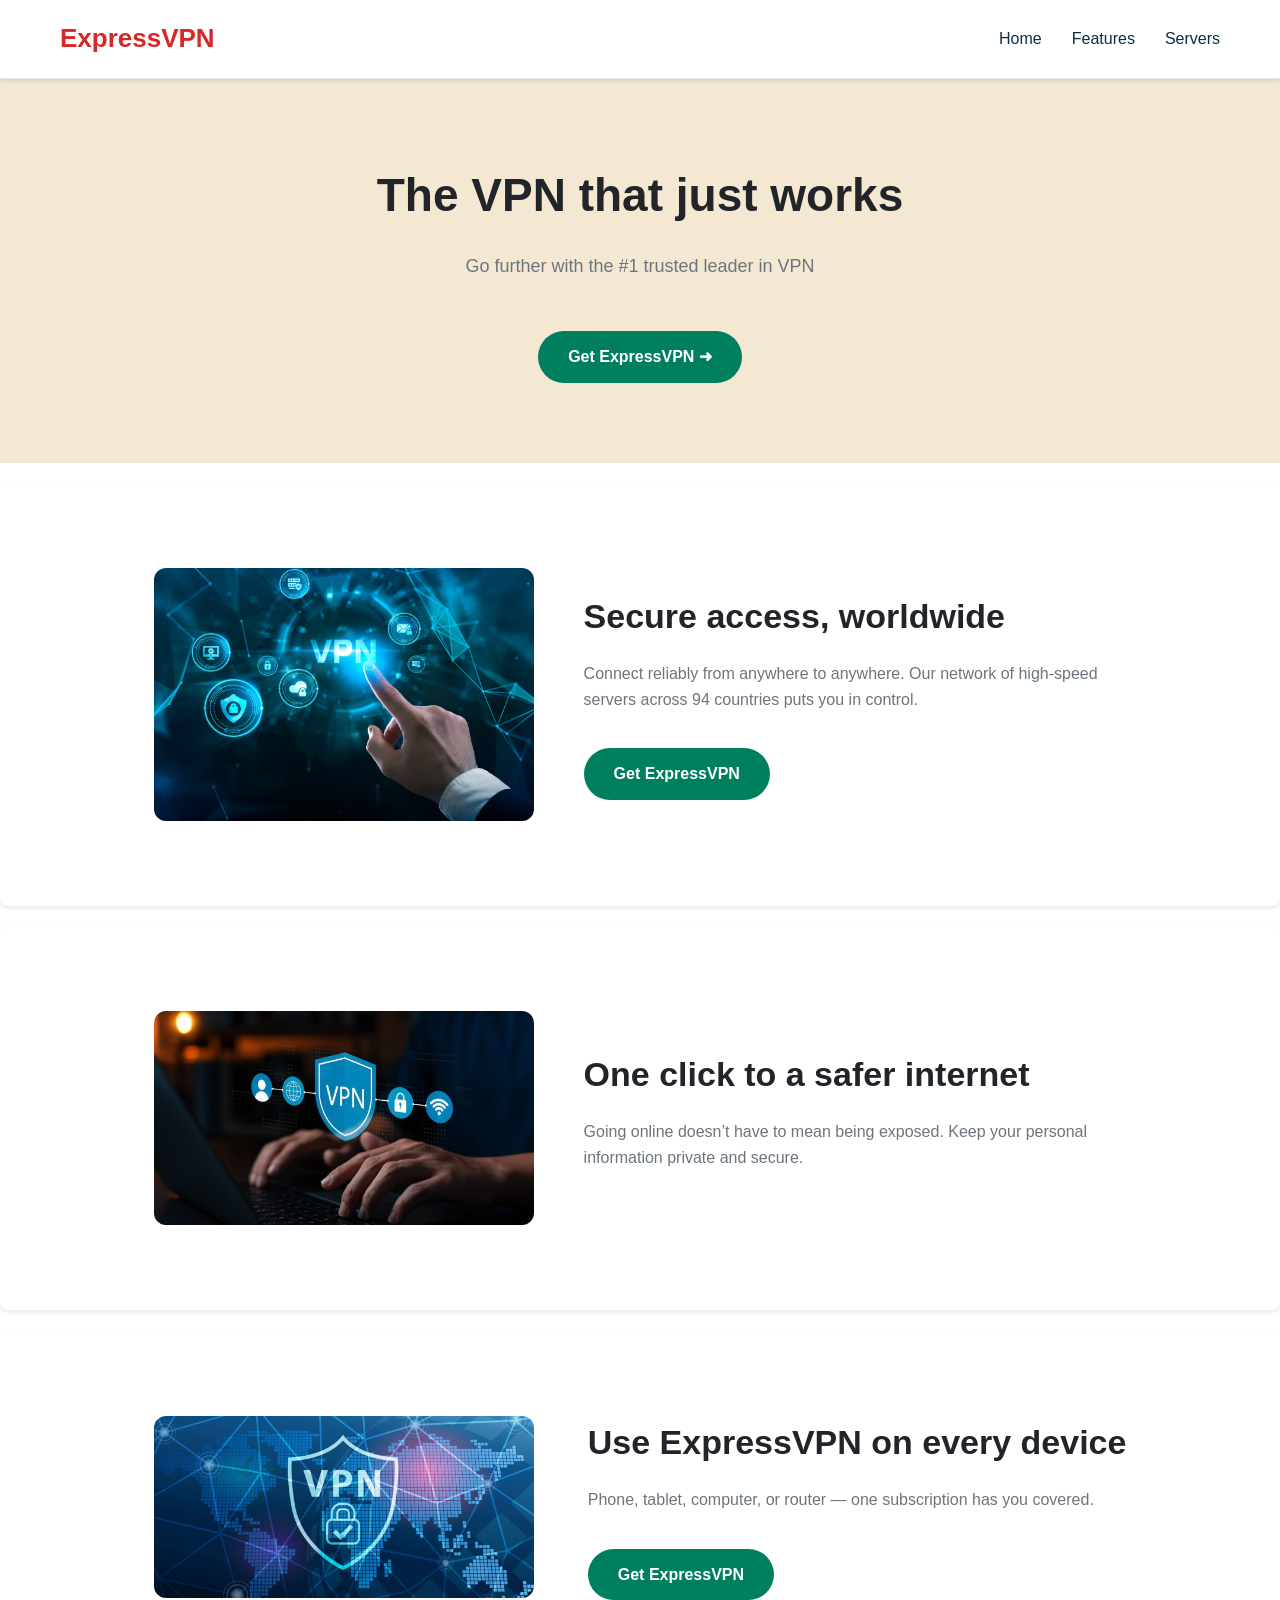
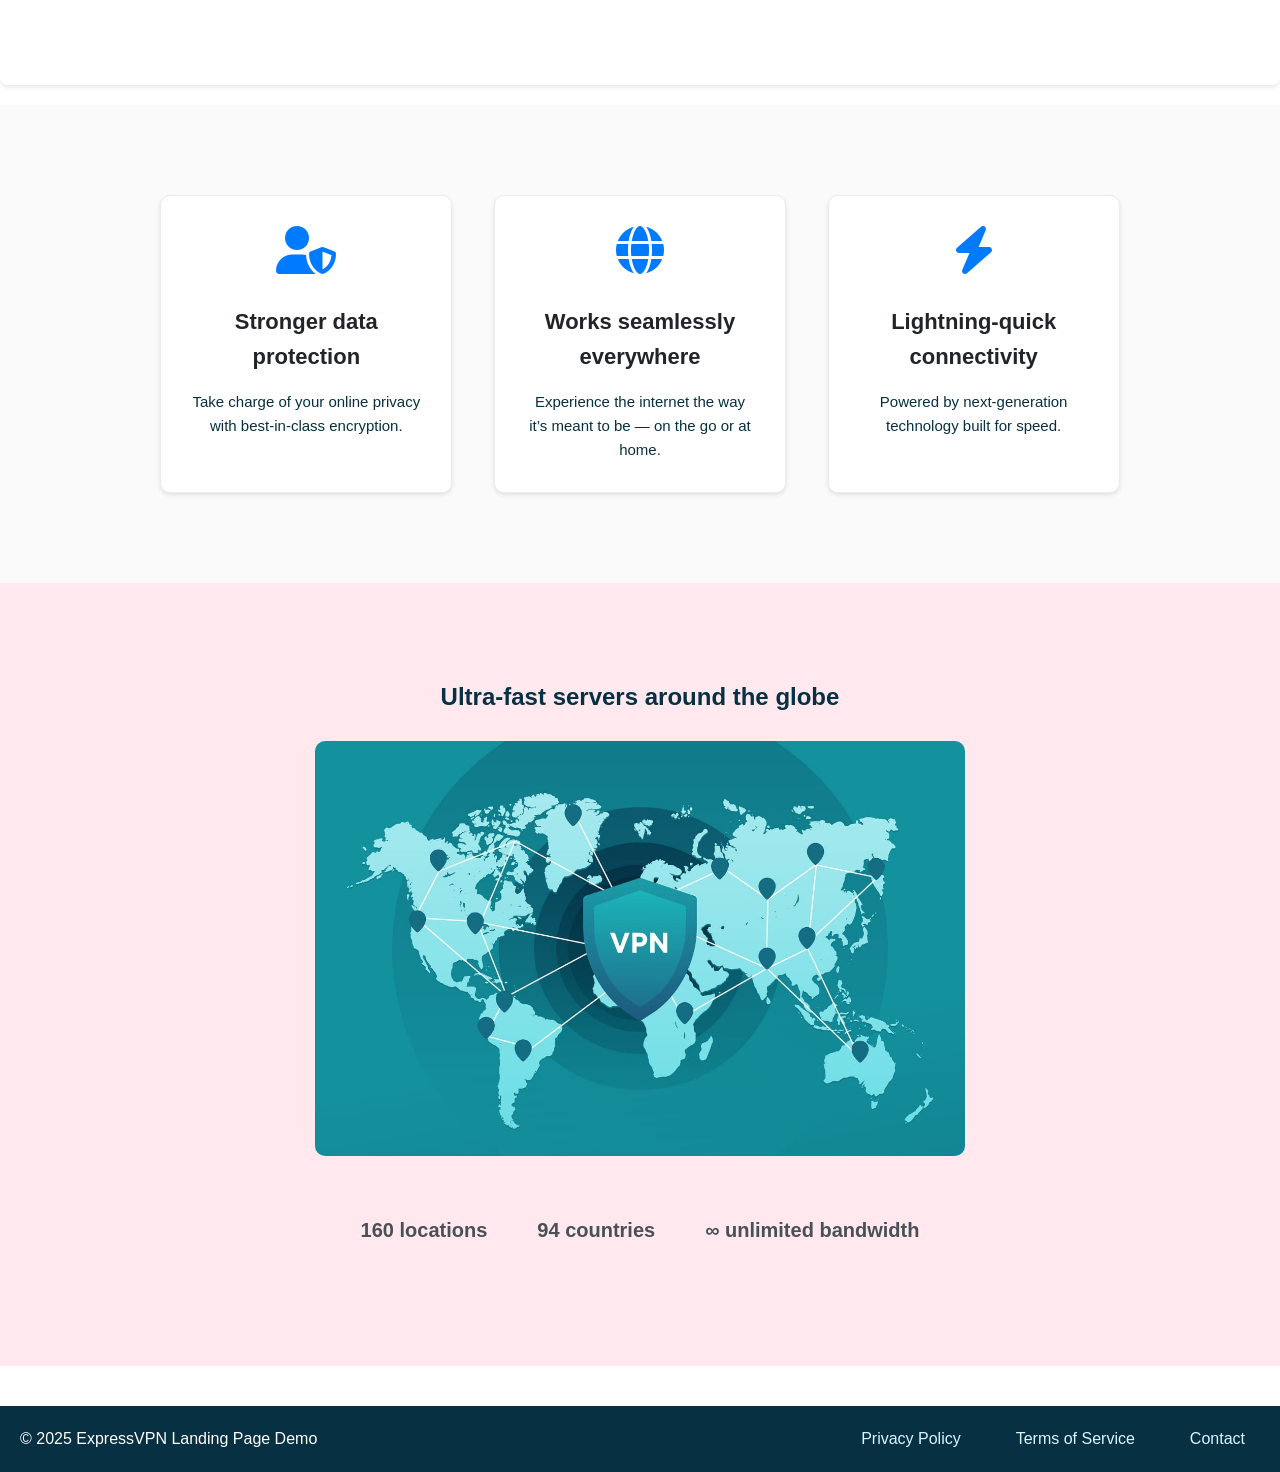
<file: index.html>
<!DOCTYPE html>
<html lang="en">
<head>
  <meta charset="UTF-8">
  <meta name="viewport" content="width=device-width, initial-scale=1.0">
  <title>VPN Landing Page</title>
  <link rel="stylesheet" href="style.css">
  <link rel="stylesheet" href="https://cdnjs.cloudflare.com/ajax/libs/font-awesome/6.0.0/css/all.min.css">
</head>
<body>

  <!-- NAVIGATION -->
  <nav class="navbar">
    <div class="nav-container">
      <h2 class="logo">ExpressVPN</h2>
      <ul class="nav-links">
        <li><a href="#home">Home</a></li>
        <li><a href="#features">Features</a></li>
        <li><a href="#world">Servers</a></li>
      </ul>
    </div>
  </nav>

  <!-- HEADER -->
  <header class="hero" id="home">
    <h1>The VPN that just works</h1>
    <p>Go further with the #1 trusted leader in VPN</p>
    <a href="./expressvpn.html" class="btn-primary" aria-label="Get ExpressVPN now">Get ExpressVPN ➜</a>
  </header>

  <!-- SECTION 1 -->
  <section class="section row">
    <img src="./images/scure.jpeg" alt="Protection">
    <div class="text-box">
      <h2>Secure access, worldwide</h2>
      <p>Connect reliably from anywhere to anywhere. Our network of
         high-speed servers across 94 countries puts you in control.</p>
      <a href="./expressvpn.html" class="btn-primary">Get ExpressVPN</a>
    </div>
  </section>

  <!-- SECTION 2 -->
  <section class="section row reverse">
    <div class="text-box">
      <h2>One click to a safer internet</h2>
      <p>Going online doesn’t have to mean being exposed. Keep your
         personal information private and secure.</p>
    </div>
    <img src="./images/click.jpeg" alt="Light Security">
  </section>

  <!-- SECTION 3 -->
  <section class="section row">
    <img src="./images/every.jpeg" alt="Devices">
    <div class="text-box">
      <h2>Use ExpressVPN on every device</h2>
      <p>Phone, tablet, computer, or router — one subscription has you covered.</p>
      <a href="./expressvpn.html" class="btn-primary">Get ExpressVPN</a>
    </div>
  </section>

  <!-- FEATURES SECTION -->
  <section class="features" id="features">
    <div class="feature-card">
      <i class="fas fa-user-shield icon"></i>
      <h3>Stronger data protection</h3>
      <p>Take charge of your online privacy with best-in-class encryption.</p>
    </div>
    <div class="feature-card">
      <i class="fas fa-globe icon"></i>
      <h3>Works seamlessly everywhere</h3>
      <p>Experience the internet the way it’s meant to be — on the go or at home.</p>
    </div>
    <div class="feature-card">
      <i class="fas fa-bolt icon"></i>
      <h3>Lightning-quick connectivity</h3>
      <p>Powered by next-generation technology built for speed.</p>
    </div>
  </section>

  <!-- WORLD MAP SECTION -->
  <section class="world" id="world">
    <h2>Ultra-fast servers around the globe</h2>
    <img src="./images/worldmap.jpeg" alt="World Map" class="map">
    <div class="world-stats">
      <p><strong>160</strong> locations</p>
      <p><strong>94</strong> countries</p>
      <p><strong>∞</strong> unlimited bandwidth</p>
    </div>
  </section>

  <!-- FOOTER -->
  <footer>
    <div class="footer-content">
      <p>© 2025 ExpressVPN Landing Page Demo</p>
      <ul class="footer-links">
        <li><a href="#">Privacy Policy</a></li>
        <li><a href="#">Terms of Service</a></li>
        <li><a href="#">Contact</a></li>
      </ul>
    </div>
  </footer>

</body>
</html>
</file>
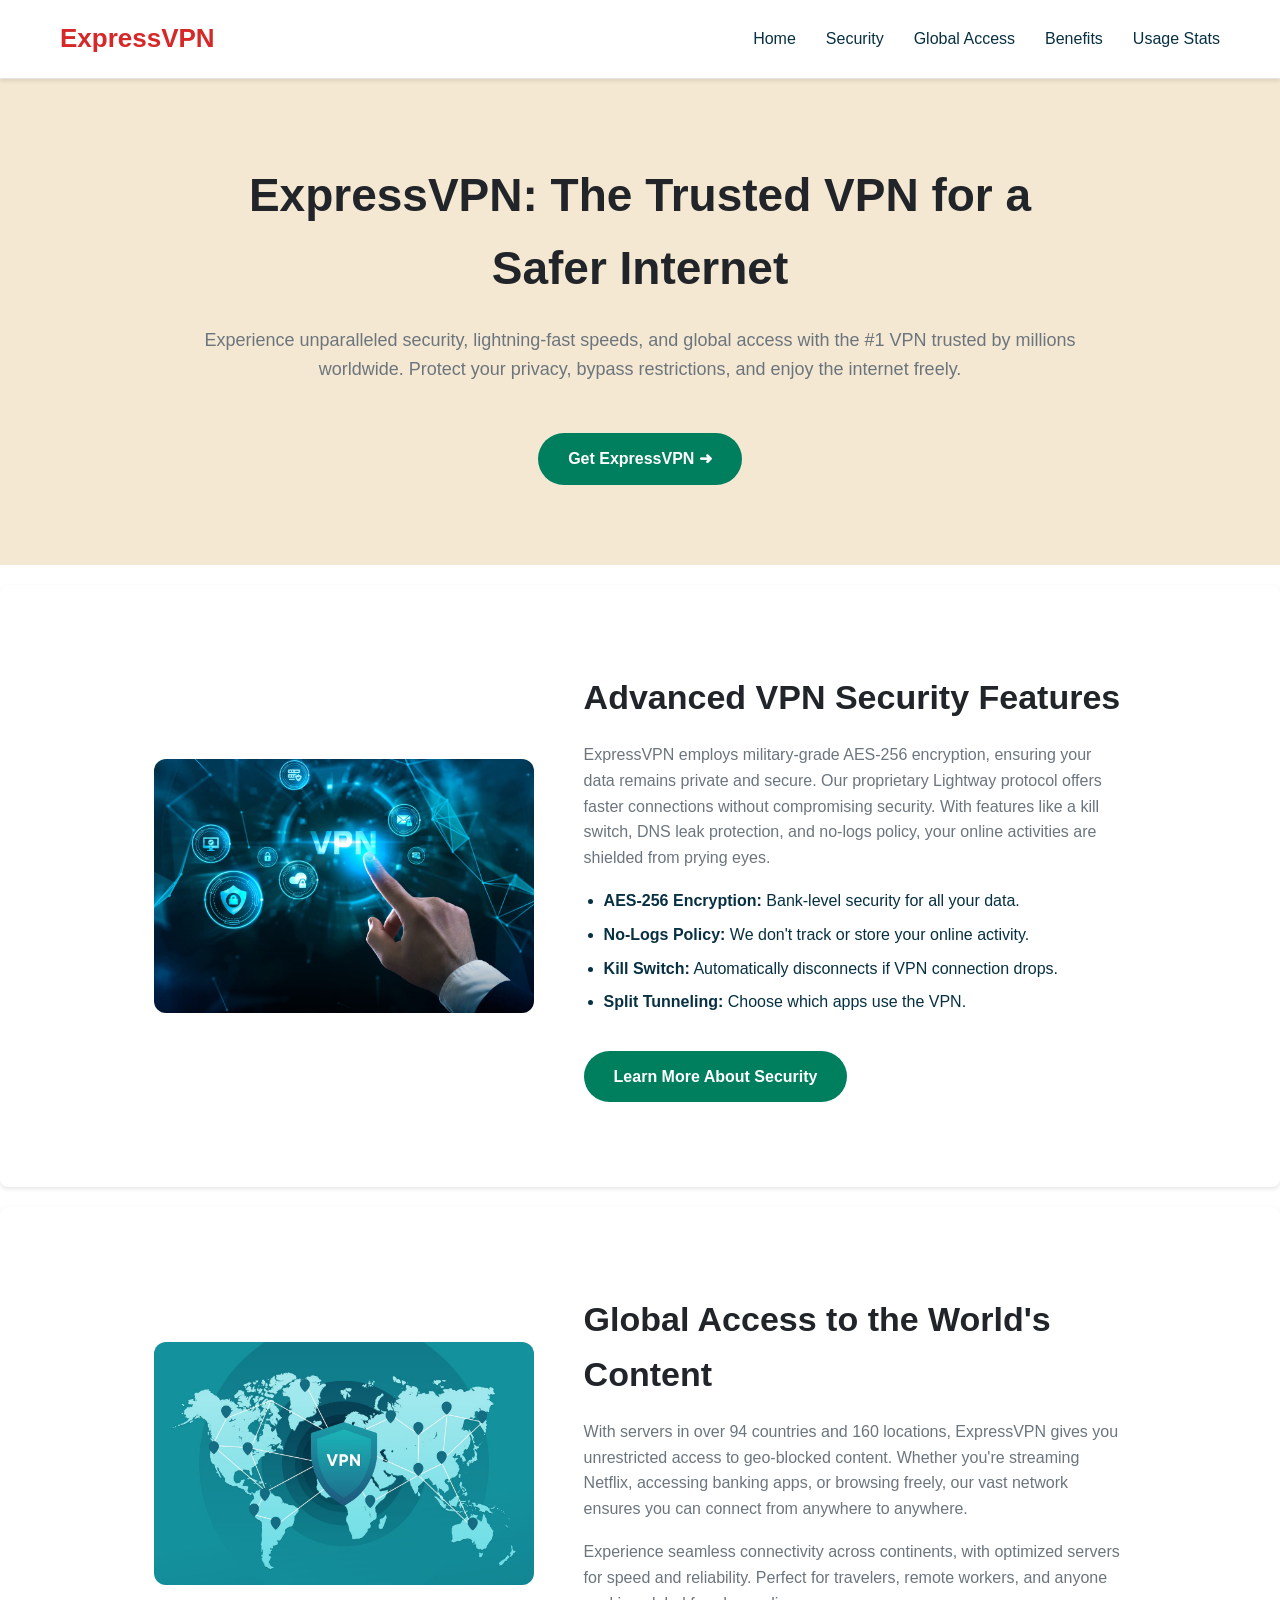
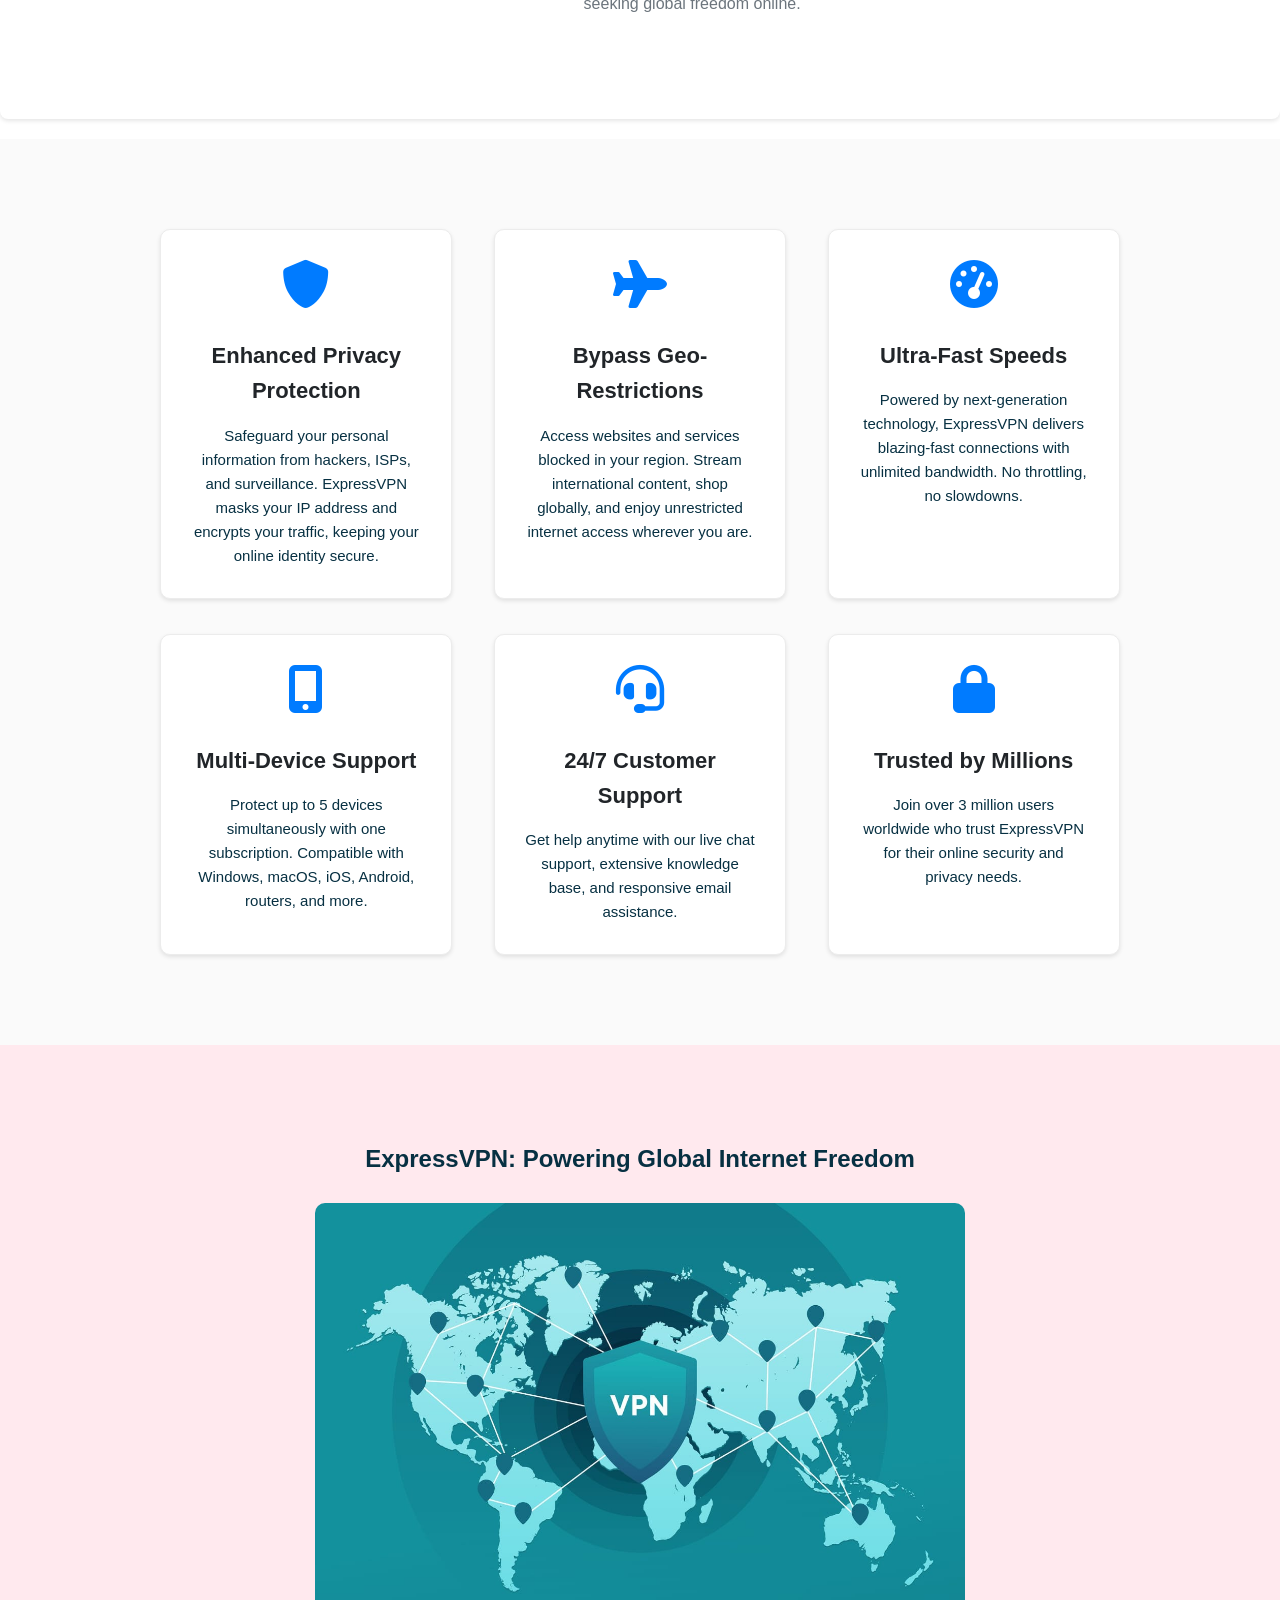
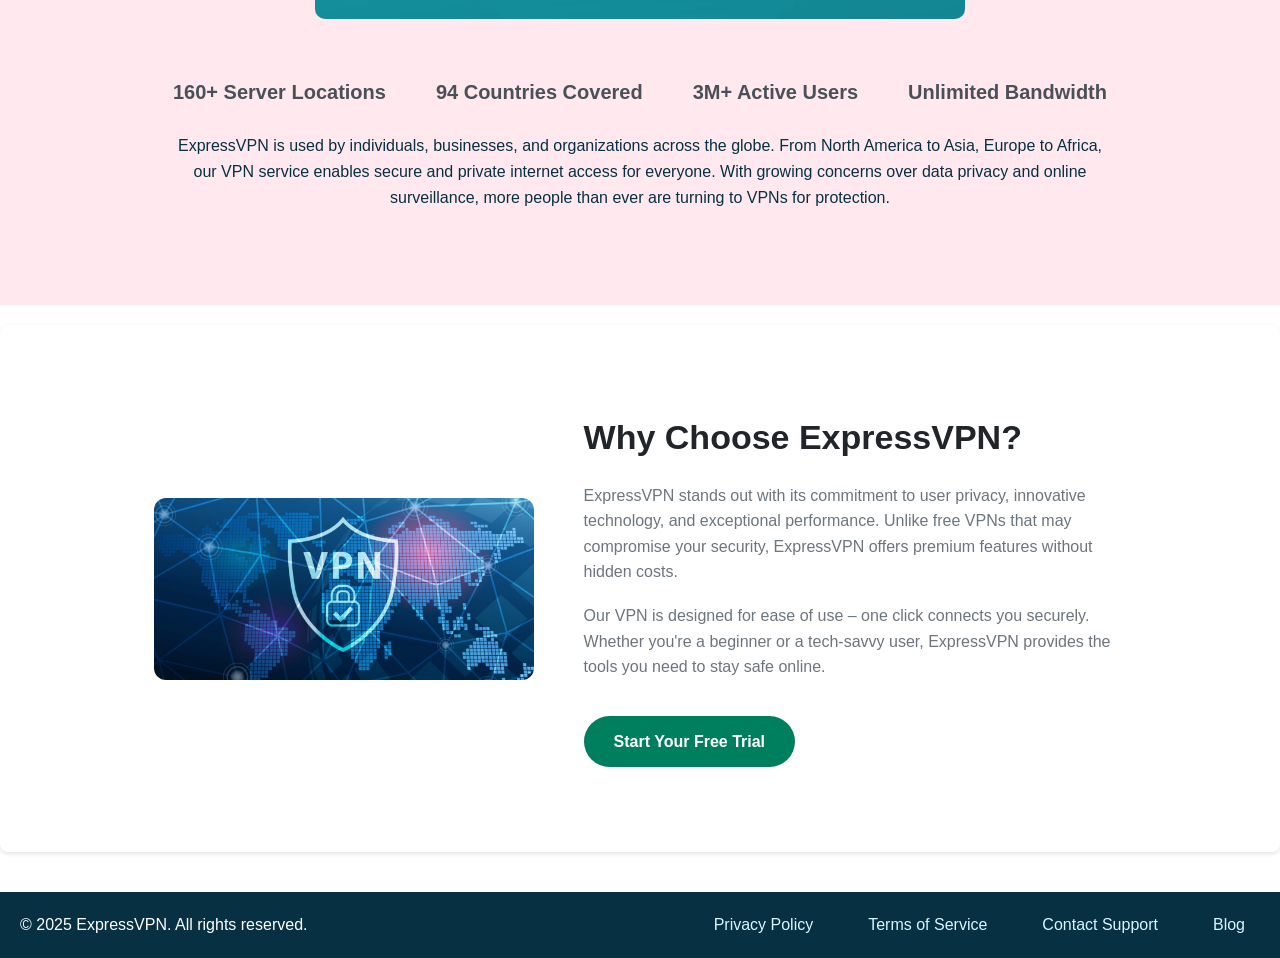
<file: expressvpn.html>
<!DOCTYPE html>
<html lang="en">
<head>
  <meta charset="UTF-8">
  <meta name="viewport" content="width=device-width, initial-scale=1.0">
  <title>ExpressVPN - Secure, Fast, and Reliable VPN</title>
  <link rel="stylesheet" href="style.css">
  <link rel="stylesheet" href="https://cdnjs.cloudflare.com/ajax/libs/font-awesome/6.0.0/css/all.min.css">
</head>
<body>

  <!-- NAVIGATION -->
  <nav class="navbar">
    <div class="nav-container">
      <h2 class="logo">ExpressVPN</h2>
      <ul class="nav-links">
        <li><a href="#home">Home</a></li>
        <li><a href="#security">Security</a></li>
        <li><a href="#global">Global Access</a></li>
        <li><a href="#benefits">Benefits</a></li>
        <li><a href="#usage">Usage Stats</a></li>
      </ul>
    </div>
  </nav>

  <!-- HEADER -->
  <header class="hero" id="home">
    <h1>ExpressVPN: The Trusted VPN for a Safer Internet</h1>
    <p>Experience unparalleled security, lightning-fast speeds, and global access with the #1 VPN trusted by millions worldwide. Protect your privacy, bypass restrictions, and enjoy the internet freely.</p>
    <a href="#" class="btn-primary" aria-label="Get ExpressVPN now">Get ExpressVPN ➜</a>
  </header>

  <!-- SECURITY SECTION -->
  <section class="section row" id="security">
    <img src="./images/scure.jpeg" alt="Advanced Security">
    <div class="text-box">
      <h2>Advanced VPN Security Features</h2>
      <p>ExpressVPN employs military-grade AES-256 encryption, ensuring your data remains private and secure. Our proprietary Lightway protocol offers faster connections without compromising security. With features like a kill switch, DNS leak protection, and no-logs policy, your online activities are shielded from prying eyes.</p>
      <ul>
        <li><strong>AES-256 Encryption:</strong> Bank-level security for all your data.</li>
        <li><strong>No-Logs Policy:</strong> We don't track or store your online activity.</li>
        <li><strong>Kill Switch:</strong> Automatically disconnects if VPN connection drops.</li>
        <li><strong>Split Tunneling:</strong> Choose which apps use the VPN.</li>
      </ul>
      <a href="#" class="btn-primary">Learn More About Security</a>
    </div>
  </section>

  <!-- GLOBAL ACCESS SECTION -->
  <section class="section row reverse" id="global">
    <div class="text-box">
      <h2>Global Access to the World's Content</h2>
      <p>With servers in over 94 countries and 160 locations, ExpressVPN gives you unrestricted access to geo-blocked content. Whether you're streaming Netflix, accessing banking apps, or browsing freely, our vast network ensures you can connect from anywhere to anywhere.</p>
      <p>Experience seamless connectivity across continents, with optimized servers for speed and reliability. Perfect for travelers, remote workers, and anyone seeking global freedom online.</p>
    </div>
    <img src="./images/worldmap.jpeg" alt="Global Server Network">
  </section>

  <!-- BENEFITS SECTION -->
  <section class="features" id="benefits">
    <div class="feature-card">
      <i class="fas fa-shield-alt icon"></i>
      <h3>Enhanced Privacy Protection</h3>
      <p>Safeguard your personal information from hackers, ISPs, and surveillance. ExpressVPN masks your IP address and encrypts your traffic, keeping your online identity secure.</p>
    </div>
    <div class="feature-card">
      <i class="fas fa-plane icon"></i>
      <h3>Bypass Geo-Restrictions</h3>
      <p>Access websites and services blocked in your region. Stream international content, shop globally, and enjoy unrestricted internet access wherever you are.</p>
    </div>
    <div class="feature-card">
      <i class="fas fa-tachometer-alt icon"></i>
      <h3>Ultra-Fast Speeds</h3>
      <p>Powered by next-generation technology, ExpressVPN delivers blazing-fast connections with unlimited bandwidth. No throttling, no slowdowns.</p>
    </div>
    <div class="feature-card">
      <i class="fas fa-mobile-alt icon"></i>
      <h3>Multi-Device Support</h3>
      <p>Protect up to 5 devices simultaneously with one subscription. Compatible with Windows, macOS, iOS, Android, routers, and more.</p>
    </div>
    <div class="feature-card">
      <i class="fas fa-headset icon"></i>
      <h3>24/7 Customer Support</h3>
      <p>Get help anytime with our live chat support, extensive knowledge base, and responsive email assistance.</p>
    </div>
    <div class="feature-card">
      <i class="fas fa-lock icon"></i>
      <h3>Trusted by Millions</h3>
      <p>Join over 3 million users worldwide who trust ExpressVPN for their online security and privacy needs.</p>
    </div>
  </section>

  <!-- WORLDWIDE USAGE SECTION -->
  <section class="world" id="usage">
    <h2>ExpressVPN: Powering Global Internet Freedom</h2>
    <img src="./images/worldmap.jpeg" alt="World Map" class="map">
    <div class="world-stats">
      <p><strong>160+</strong> Server Locations</p>
      <p><strong>94</strong> Countries Covered</p>
      <p><strong>3M+</strong> Active Users</p>
      <p><strong>Unlimited</strong> Bandwidth</p>
    </div>
    <p class="worldd-p">ExpressVPN is used by individuals, businesses, and organizations across the globe. From North America to Asia, Europe to Africa, our VPN service enables secure and private internet access for everyone. With growing concerns over data privacy and online surveillance, more people than ever are turning to VPNs for protection.</p>
    <!-- <p>Key Statistics:</p>
    <ul>
      <li>Over 50% of VPN users cite privacy as their primary concern (Source: Global VPN Market Report 2023)</li>
      <li>VPN market expected to reach $92 billion by 2027 (Source: Statista)</li>
      <li>ExpressVPN servers handle billions of connections daily</li>
    </ul> -->
  </section>

  <!-- ADDITIONAL INFO SECTION -->
  <section class="section row">
    <img src="./images/every.jpeg" alt="Devices">
    <div class="text-box">
      <h2>Why Choose ExpressVPN?</h2>
      <p>ExpressVPN stands out with its commitment to user privacy, innovative technology, and exceptional performance. Unlike free VPNs that may compromise your security, ExpressVPN offers premium features without hidden costs.</p>
      <p>Our VPN is designed for ease of use – one click connects you securely. Whether you're a beginner or a tech-savvy user, ExpressVPN provides the tools you need to stay safe online.</p>
      <a href="./index.html" class="btn-primary">Start Your Free Trial</a>
    </div>
  </section>

  <!-- FOOTER -->
  <footer>
    <div class="footer-content">
      <p>© 2025 ExpressVPN. All rights reserved.</p>
      <ul class="footer-links">
        <li><a href="#">Privacy Policy</a></li>
        <li><a href="#">Terms of Service</a></li>
        <li><a href="#">Contact Support</a></li>
        <li><a href="#">Blog</a></li>
      </ul>
    </div>
  </footer>

</body>
</html>
</file>
<file: style.css>
* {
  margin: 0;
  padding: 0;
  box-sizing: border-box;
  font-family: "Poppins", sans-serif;
}

body {
  background-color: #f8f9fa;
  color: #212529;
  line-height: 1.6;
}

.navbar {
  background-color: #ffffff;
  position: fixed;
  width: 100%;
  top: 0;
  z-index: 1000;
  box-shadow: 0 2px 4px rgba(0, 0, 0, 0.1);
}

.nav-container {
  max-width: 1200px;
  margin: 0 auto;
  display: flex;
  justify-content: space-between;
  align-items: center;
  padding: 1rem 2rem;
}

.logo {
  color: #007bff;
  font-size: 1.5rem;
  font-weight: 700;
}

.nav-links {
  display: flex;
  list-style: none;
  gap: 2rem;
}

.nav-links a {
  text-decoration: none;
  color: #495057;
  font-weight: 500;
  transition: color 0.3s;
}

.nav-links a:hover {
  color: #007bff;
}

#google_translate_element {
  margin-left: 2rem;
}

#google_translate_element select {
  background-color: #ffffff;
  border: 1px solid #dee2e6;
  border-radius: 4px;
  padding: 0.375rem 0.75rem;
  font-size: 0.875rem;
  color: #495057;
}

#google_translate_element .goog-te-gadget-simple {
  background-color: transparent !important;
  border: none !important;
  font-size: 0.875rem !important;
  padding: 0 !important;
}

#google_translate_element .goog-te-gadget-simple .goog-te-menu-value {
  color: #495057 !important;
}

#google_translate_element .goog-te-gadget-simple .goog-te-menu-value span {
  color: #495057 !important;
}

.hero {
  text-align: center;
  padding: 120px 20px 70px;
  background-color: #ffffff;
  color: #212529;
  position: relative;
}

.hero h1 {
  font-size: 2.5rem;
  font-weight: 700;
  margin-bottom: 1rem;
}

.hero p {
  font-size: 1.1rem;
  margin-bottom: 2rem;
  color: #6c757d;
}

.btn-primary {
  background-color: #007bff;
  color: white;
  padding: 12px 24px;
  border-radius: 5px;
  text-decoration: none;
  font-weight: 600;
  display: inline-block;
  transition: background-color 0.3s ease;
}

.btn-primary:hover {
  background-color: #0056b3;
}

.section {
  padding: 70px 5%;
  display: flex;
  align-items: center;
  gap: 50px;
  background-color: #ffffff;
  margin: 20px 0;
  border-radius: 8px;
  box-shadow: 0 2px 4px rgba(0, 0, 0, 0.1);
}

.row img {
  width: 100%;
  max-width: 400px;
  border-radius: 10px;
}

.row.reverse {
  flex-direction: row-reverse;
}

.text-box h2 {
  font-size: 2rem;
  margin-bottom: 15px;
  color: #212529;
}

.text-box p {
  margin-bottom: 20px;
  line-height: 1.6;
  color: #6c757d;
}

.features {
  display: flex;
  justify-content: space-evenly;
  padding: 70px 5%;
  background-color: #f8f9fa;
}

.feature-card {
  width: 30%;
  text-align: center;
  padding: 20px;
  background-color: #ffffff;
  border-radius: 8px;
  box-shadow: 0 2px 4px rgba(0, 0, 0, 0.1);
  transition: transform 0.3s ease;
}

.feature-card:hover {
  transform: translateY(-5px);
}

.feature-card .icon {
  font-size: 3rem;
  color: #007bff;
  margin-bottom: 15px;
}

.feature-card h3 {
  margin-bottom: 10px;
  color: #212529;
}

.world {
  text-align: center;
  padding: 80px 5%;
  background-color: #ffffff;
}

.world .map {
  width: 100%;
  max-width: 650px;
  margin: 25px auto;
  border-radius: 10px;
}

.world-stats {
  display: flex;
  justify-content: center;
  gap: 2rem;
  margin-top: 20px;
}

.world-stats p {
  font-size: 1.1rem;
  margin: 0;
  color: #495057;
}

footer {
  text-align: center;
  padding: 20px;
  background-color: #343a40;
  color: white;
}

.footer-links {
  list-style: none;
  padding: 0;
}

.footer-links li {
  display: inline;
  margin: 0 15px;
}

.footer-links a {
  color: #adb5bd;
  text-decoration: none;
}

.footer-links a:hover {
  color: #ffffff;
}

/* Responsive Design */
@media (max-width: 768px) {
  .nav-container {
    flex-direction: column;
    padding: 1rem;
  }

  .nav-links {
    margin-top: 1rem;
    gap: 1rem;
  }

  .hero h1 {
    font-size: 2rem;
  }

  .section {
    flex-direction: column;
    text-align: center;
    padding: 50px 5%;
  }

  .features {
    flex-direction: column;
    gap: 20px;
  }

  .feature-card {
    width: 100%;
  }

  .world-stats {
    flex-direction: column;
    gap: 1rem;
  }
}



/* UNIVERSAL RESET */
* {
  margin: 0;
  padding: 0;
  box-sizing: border-box;
  font-family: "Poppins", sans-serif;
}

/* BODY */
body {
  background: #ffffff;
  color: #073042;
  line-height: 1.6;
}

/* NAVBAR */
.navbar {
  background: #ffffff;
  width: 100%;
  border-bottom: 1px solid #e6e6e6;
  position: sticky;
  top: 0;
  z-index: 100;
}

.nav-container {
  max-width: 1200px;
  margin: auto;
  display: flex;
  justify-content: space-between;
  align-items: center;
  padding: 18px 20px;
}

.logo {
  font-size: 26px;
  font-weight: 700;
  color: #d62828;
}

.nav-links {
  list-style: none;
  display: flex;
  gap: 30px;
}

.nav-links a {
  text-decoration: none;
  font-weight: 500;
  color: #073042;
  transition: 0.3s;
}

.nav-links a:hover {
  color: #007f5f;
}

/* HEADER / HERO */
.hero {
  background: #f4e8d2;
  padding: 80px 15%;
  text-align: center;
}

.hero h1 {
  font-size: 46px;
  font-weight: 700;
}

.hero p {
  margin-top: 20px;
  font-size: 18px;
  max-width: 900px;
  margin-left: auto;
  margin-right: auto;
}

/* COMMON BUTTON */
.btn-primary {
  display: inline-block;
  margin-top: 18px;
  background: #007f5f;
  color: #fff;
  padding: 13px 30px;
  border-radius: 30px;
  font-weight: 600;
  text-decoration: none;
  transition: 0.3s;
}

.btn-primary:hover {
  background: #036a4f;
}

/* GENERAL SECTIONS */
.section {
  padding: 85px 12%;
  display: flex;
  justify-content: space-between;
  align-items: center;
  gap: 50px;
}

.section img {
  width: 380px;
  border-radius: 12px;
}

.row.reverse {
  flex-direction: row-reverse;
}

.text-box h2 {
  font-size: 34px;
  margin-bottom: 18px;
  font-weight: 700;
}

.text-box p {
  margin-bottom: 18px;
}

.text-box ul {
  margin-left: 20px;
  margin-bottom: 18px;
}

.text-box li {
  margin-bottom: 8px;
}

/* FEATURES */
.features {
  padding: 90px 12%;
  display: flex;
  flex-wrap: wrap;
  gap: 35px;
  text-align: center;
  background: #fafafa;
}

.feature-card {
  padding: 30px;
  border-radius: 10px;
  background: #ffffff;
  border: 1px solid #ececec;
  transition: 0.3s;
}

.feature-card:hover {
  transform: scale(1.03);
  box-shadow: 0 5px 18px rgba(0, 0, 0, 0.08);
}

.feature-card h3 {
  margin: 15px 0;
  font-size: 22px;
  font-weight: 650;
}

.feature-card p {
  font-size: 15px;
}

.icon {
  font-size: 40px;
  color: #007f5f;
}

/* WORLD STATS SECTION */
.world {
  text-align: center;
  padding: 95px 12%;
  background: #ffe9ee;
}

.map {
  width: 72%;
  margin: 30px 0 20px;
}

.world-stats {
  display: flex;
  justify-content: center;
  gap: 50px;
  margin: 25px 0;
}

.world-stats p {
  font-size: 20px;
  font-weight: 600;
}

/* FOOTER */
footer {
  background: #073042;
  color: white;
  margin-top: 40px;
}

.footer-content {
  display: flex;
  flex-wrap: wrap;
  justify-content: space-between;
}

.footer-links {
  list-style: none;
  display: flex;
  gap: 25px;
}

.footer-links a {
  text-decoration: none;
  font-weight: 500;
  color: #d9f6ff;
  transition: 0.3s;
}

.footer-links a:hover {
  color: #ffffff;
}

/* RESPONSIVE */
@media (max-width: 980px) {
  .section {
    flex-direction: column;
    text-align: center;
  }
  .features {
    grid-template-columns: 1fr 1fr;
  }
  .map {
    width: 90%;
  }
}

@media (max-width: 650px) {
  .nav-links {
    display: none;
  }
  .features {
    grid-template-columns: 1fr;
  }
}

.worldd-p{
  width: 95%;
  margin: auto;
}
</file>
